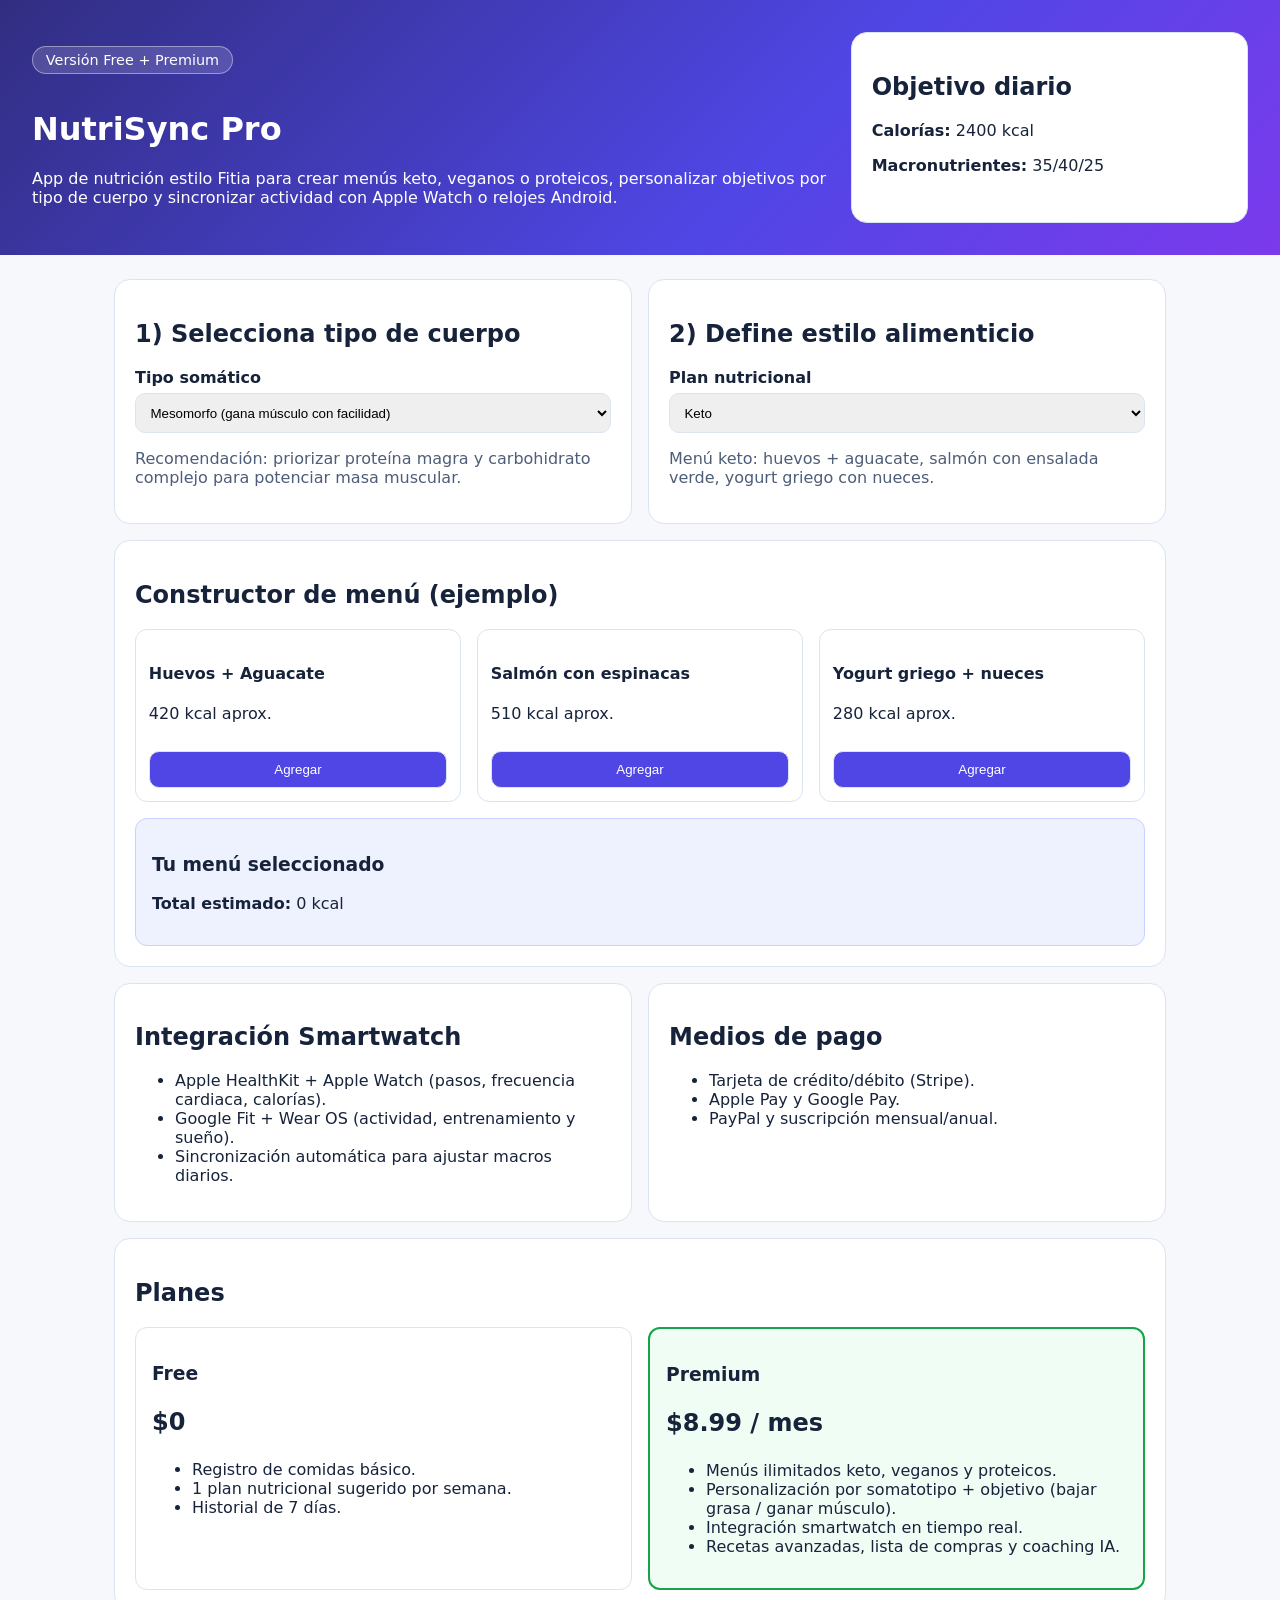
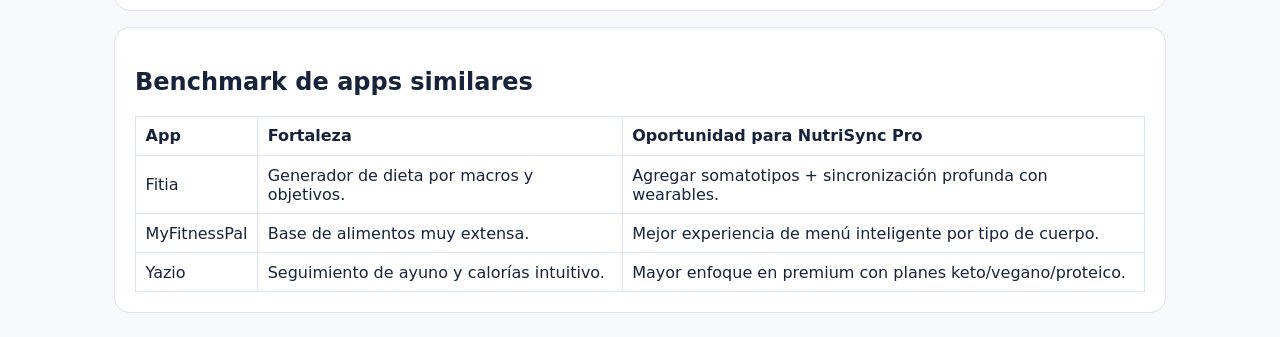
<file: index.html>
<!doctype html>
<html lang="es">
  <head>
    <meta charset="UTF-8" />
    <meta name="viewport" content="width=device-width, initial-scale=1.0" />
    <title>NutriSync Pro - Planes Fitia Style</title>
    <link rel="stylesheet" href="styles.css" />
  </head>
  <body>
    <header class="hero">
      <div>
        <p class="badge">Versión Free + Premium</p>
        <h1>NutriSync Pro</h1>
        <p>
          App de nutrición estilo Fitia para crear menús keto, veganos o proteicos,
          personalizar objetivos por tipo de cuerpo y sincronizar actividad con Apple
          Watch o relojes Android.
        </p>
      </div>
      <div class="hero-card">
        <h2>Objetivo diario</h2>
        <p><strong>Calorías:</strong> <span id="caloriesGoal">2200</span> kcal</p>
        <p><strong>Macronutrientes:</strong> <span id="macroGoal">40/30/30</span></p>
      </div>
    </header>

    <main>
      <section class="grid two-columns">
        <article class="card">
          <h2>1) Selecciona tipo de cuerpo</h2>
          <label for="bodyType">Tipo somático</label>
          <select id="bodyType">
            <option value="mesomorfo">Mesomorfo (gana músculo con facilidad)</option>
            <option value="endomorfo">Endomorfo (tendencia a acumular grasa)</option>
            <option value="ectomorfo">Ectomorfo (metabolismo acelerado)</option>
          </select>
          <p id="bodySuggestion" class="helper-text"></p>
        </article>

        <article class="card">
          <h2>2) Define estilo alimenticio</h2>
          <label for="planType">Plan nutricional</label>
          <select id="planType">
            <option value="keto">Keto</option>
            <option value="vegano">Vegano</option>
            <option value="proteico">Proteico</option>
          </select>
          <p id="planSuggestion" class="helper-text"></p>
        </article>
      </section>

      <section class="card">
        <h2>Constructor de menú (ejemplo)</h2>
        <div class="grid three-columns" id="foodGrid"></div>
        <div class="menu-summary">
          <h3>Tu menú seleccionado</h3>
          <ul id="selectedFoods"></ul>
          <p><strong>Total estimado:</strong> <span id="menuTotal">0 kcal</span></p>
        </div>
      </section>

      <section class="grid two-columns">
        <article class="card">
          <h2>Integración Smartwatch</h2>
          <ul>
            <li>Apple HealthKit + Apple Watch (pasos, frecuencia cardiaca, calorías).</li>
            <li>Google Fit + Wear OS (actividad, entrenamiento y sueño).</li>
            <li>Sincronización automática para ajustar macros diarios.</li>
          </ul>
        </article>

        <article class="card">
          <h2>Medios de pago</h2>
          <ul>
            <li>Tarjeta de crédito/débito (Stripe).</li>
            <li>Apple Pay y Google Pay.</li>
            <li>PayPal y suscripción mensual/anual.</li>
          </ul>
        </article>
      </section>

      <section class="card pricing">
        <h2>Planes</h2>
        <div class="grid two-columns">
          <div class="price-card free">
            <h3>Free</h3>
            <p class="price">$0</p>
            <ul>
              <li>Registro de comidas básico.</li>
              <li>1 plan nutricional sugerido por semana.</li>
              <li>Historial de 7 días.</li>
            </ul>
          </div>
          <div class="price-card premium">
            <h3>Premium</h3>
            <p class="price">$8.99 / mes</p>
            <ul>
              <li>Menús ilimitados keto, veganos y proteicos.</li>
              <li>Personalización por somatotipo + objetivo (bajar grasa / ganar músculo).</li>
              <li>Integración smartwatch en tiempo real.</li>
              <li>Recetas avanzadas, lista de compras y coaching IA.</li>
            </ul>
          </div>
        </div>
      </section>

      <section class="card">
        <h2>Benchmark de apps similares</h2>
        <table>
          <thead>
            <tr>
              <th>App</th>
              <th>Fortaleza</th>
              <th>Oportunidad para NutriSync Pro</th>
            </tr>
          </thead>
          <tbody>
            <tr>
              <td>Fitia</td>
              <td>Generador de dieta por macros y objetivos.</td>
              <td>Agregar somatotipos + sincronización profunda con wearables.</td>
            </tr>
            <tr>
              <td>MyFitnessPal</td>
              <td>Base de alimentos muy extensa.</td>
              <td>Mejor experiencia de menú inteligente por tipo de cuerpo.</td>
            </tr>
            <tr>
              <td>Yazio</td>
              <td>Seguimiento de ayuno y calorías intuitivo.</td>
              <td>Mayor enfoque en premium con planes keto/vegano/proteico.</td>
            </tr>
          </tbody>
        </table>
      </section>
    </main>

    <script src="app.js"></script>
  </body>
</html>
</file>
<file: styles.css>
:root {
  color-scheme: light;
  --bg: #f6f8fc;
  --card: #ffffff;
  --text: #17233b;
  --muted: #4e5d78;
  --primary: #4f46e5;
  --success: #16a34a;
  --border: #dbe4f0;
}

* {
  box-sizing: border-box;
}

body {
  margin: 0;
  font-family: Inter, system-ui, -apple-system, Segoe UI, Roboto, sans-serif;
  background: var(--bg);
  color: var(--text);
}

.hero {
  display: grid;
  grid-template-columns: 2fr 1fr;
  gap: 1.5rem;
  padding: 2rem;
  background: linear-gradient(135deg, #312e81, #4f46e5 60%, #7c3aed);
  color: #fff;
}

.badge {
  display: inline-block;
  background: rgba(255, 255, 255, 0.15);
  border: 1px solid rgba(255, 255, 255, 0.4);
  border-radius: 999px;
  padding: 0.3rem 0.8rem;
  font-size: 0.9rem;
}

.hero-card,
.card {
  background: var(--card);
  border: 1px solid var(--border);
  border-radius: 16px;
  padding: 1.25rem;
}

.hero-card {
  color: var(--text);
}

main {
  max-width: 1100px;
  margin: 0 auto;
  padding: 1.5rem;
  display: grid;
  gap: 1rem;
}

.grid {
  display: grid;
  gap: 1rem;
}

.two-columns {
  grid-template-columns: repeat(auto-fit, minmax(260px, 1fr));
}

.three-columns {
  grid-template-columns: repeat(auto-fit, minmax(180px, 1fr));
}

label {
  display: block;
  margin-bottom: 0.4rem;
  font-weight: 600;
}

select,
button {
  width: 100%;
  border-radius: 10px;
  border: 1px solid var(--border);
  padding: 0.65rem;
}

.helper-text {
  color: var(--muted);
}

.food-item {
  border: 1px solid var(--border);
  border-radius: 12px;
  padding: 0.8rem;
}

.food-item button {
  margin-top: 0.7rem;
  background: var(--primary);
  color: #fff;
  cursor: pointer;
}

.menu-summary {
  margin-top: 1rem;
  background: #eef2ff;
  border: 1px solid #c7d2fe;
  border-radius: 12px;
  padding: 1rem;
}

.price-card {
  border: 1px solid var(--border);
  border-radius: 12px;
  padding: 1rem;
}

.price-card.premium {
  border: 2px solid var(--success);
  background: #f0fdf4;
}

.price {
  font-size: 1.5rem;
  font-weight: 700;
}

table {
  width: 100%;
  border-collapse: collapse;
}

th,
td {
  border: 1px solid var(--border);
  text-align: left;
  padding: 0.6rem;
}

@media (max-width: 800px) {
  .hero {
    grid-template-columns: 1fr;
  }
}
</file>
